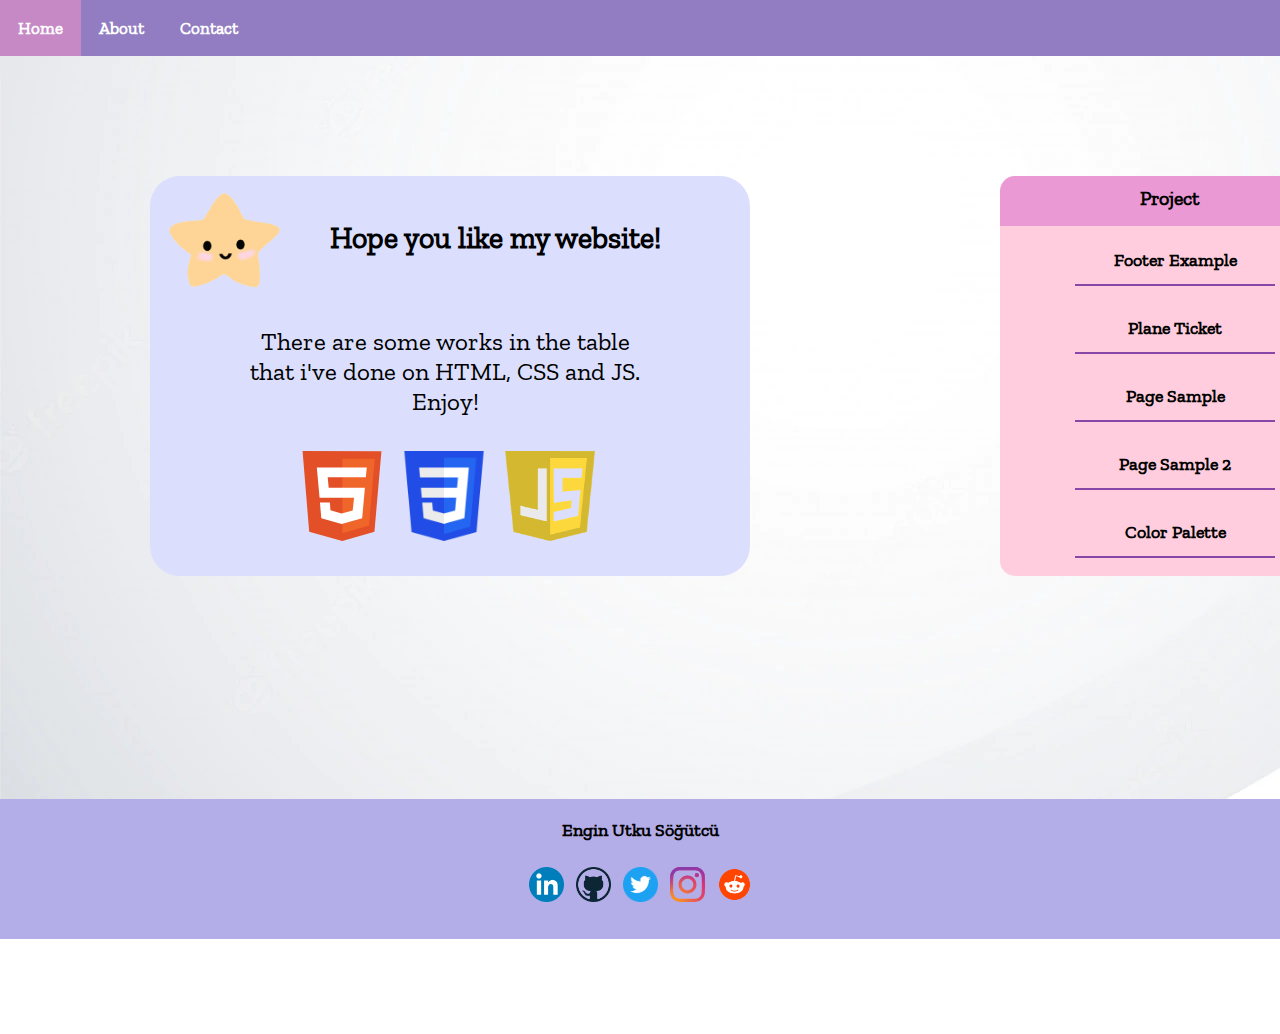
<file: index.html>
<!DOCTYPE html>
<html lang="en">
<head>
    <meta charset="UTF-8">
    <meta http-equiv="X-UA-Compatible" content="IE=edge">
    <meta name="viewport" content="width=device-width, initial-scale=1.0">
    <title>Document</title>
    <link rel="icon" href="img/cute.jpg" type="image/icon type">
    <link rel="stylesheet" href="index.css">
</head>
<style>
    @font-face {
        font-family: customfont;
        src: url(fonts/ZillaSlab.ttf);
    }
    body{
        background-image: url('img/indexbackground.webp');
        background-repeat: no-repeat;
        background-size: auto;
    }
</style>
<body>
    <div class="container">
        <div class="topnav">
            <a class="active" href="index.html">Home</a>
            <a href="#">About</a>
            <a href="contactpage.html">Contact</a>
        </div>
        <div class="left">
            <img class="star" src="img/cute.jpg">
            <p style="font-family: customfont; font-size: 30px ;color: #000; position: relative; left: 180px; bottom: 90px;"><b> Hope you like my website! </b></p>
            <p class="work"> There are some works in the table<br/> that i've done on HTML, CSS and JS. <br/><span>Enjoy!</span></p>
            <div style="position: relative; left: 147px; bottom: 40px;" class="logos">
                <img  style="width: 90px; height: 90px;" src="img/htmlogo.svg">&nbsp;&nbsp;
                <img  style="width: 90px; height: 90px;" src="img/csslogo.png">&nbsp;&nbsp;&nbsp;
                <img  style="width: 90px; height: 90px;" src="img/jslogo.png">
            </div>
        </div>
        <div class="right">
            <div class="tablehead">
                <p style="font-family: customfont; font-size: 20px; color: #000; position: relative; left: 140px; top: 10px;"><b> Project </b></p>
                <p style="font-family: customfont; font-size: 20px; color: #000; position: relative; left: 460px; bottom: 33px;"><b> Project Link </b></p>
            </div>
            <div class="table">
                <div class="projectnames">
                    <button class="projectbutton"> Footer Example </button><br/><br/>
                    <button class="projectbutton"> Plane Ticket </button><br/><br/>
                    <button class="projectbutton"> Page Sample </button><br/><br/>
                    <button class="projectbutton"> Page Sample 2 </button><br/><br/>
                    <button class="projectbutton"> Color Palette </button>
                </div>
                <div class="projectclick">
                    <input class="clickbutton" type="submit" value="Click me!" onclick="location.href='footer/footer.html';"/><br/><br/>
                    <input class="clickbutton" type="submit" value="Click me!" onclick="location.href='plane/plane.html';"/><br/><br/>
                    <input class="clickbutton" type="submit" value="Click me!" onclick="location.href='mountains/mountains.html';"/><br/><br/>
                    <input class="clickbutton" type="submit" value="Click me!" onclick="location.href='ps/ps.html';"/><br/><br/>
                    <input class="clickbutton" type="submit" value="Click me!" onclick="location.href='colorpalette/colorpalette.html';"/>
                </div>
            </div>
        </div>
        <div style="text-align: center;" class="footer">
            <p style="font-family: customfont; font-size: 18px; position: relative; top: 20px;"><b> Engin Utku Söğütcü </b></p><br/>
            <a href="https://www.linkedin.com/in/engin-utku-s%C3%B6%C4%9F%C3%BCtc%C3%BC-340898237/"><img style="width: 35px; height: 35px; position: relative; top:10px;" src="img/linkedin.webp"></a>&nbsp;&nbsp;
            <a href="https://github.com/enginutku"><img style="width: 35px; height: 35px; position: relative; top:10px;" src="img/githublogo.webp"></a>&nbsp;&nbsp;
            <a href="https://twitter.com/EnginUtkuuu"><img style="width: 35px; height: 35px; position: relative; top:10px;" src="img/twitterlogo.png"></a>&nbsp;&nbsp;
            <a href="https://www.instagram.com/utkuengin/"><img style="width: 35px; height: 35px; position: relative; top:10px;" src="img/instagramlogo.svg"></a>&nbsp;&nbsp;
            <a href="https://www.reddit.com"><img style="width: 35px; height: 35px; position: relative; top:10px;" src="img/redditlogo.png"></a>
        </div>
    </div>
</body>
</html>
</file>
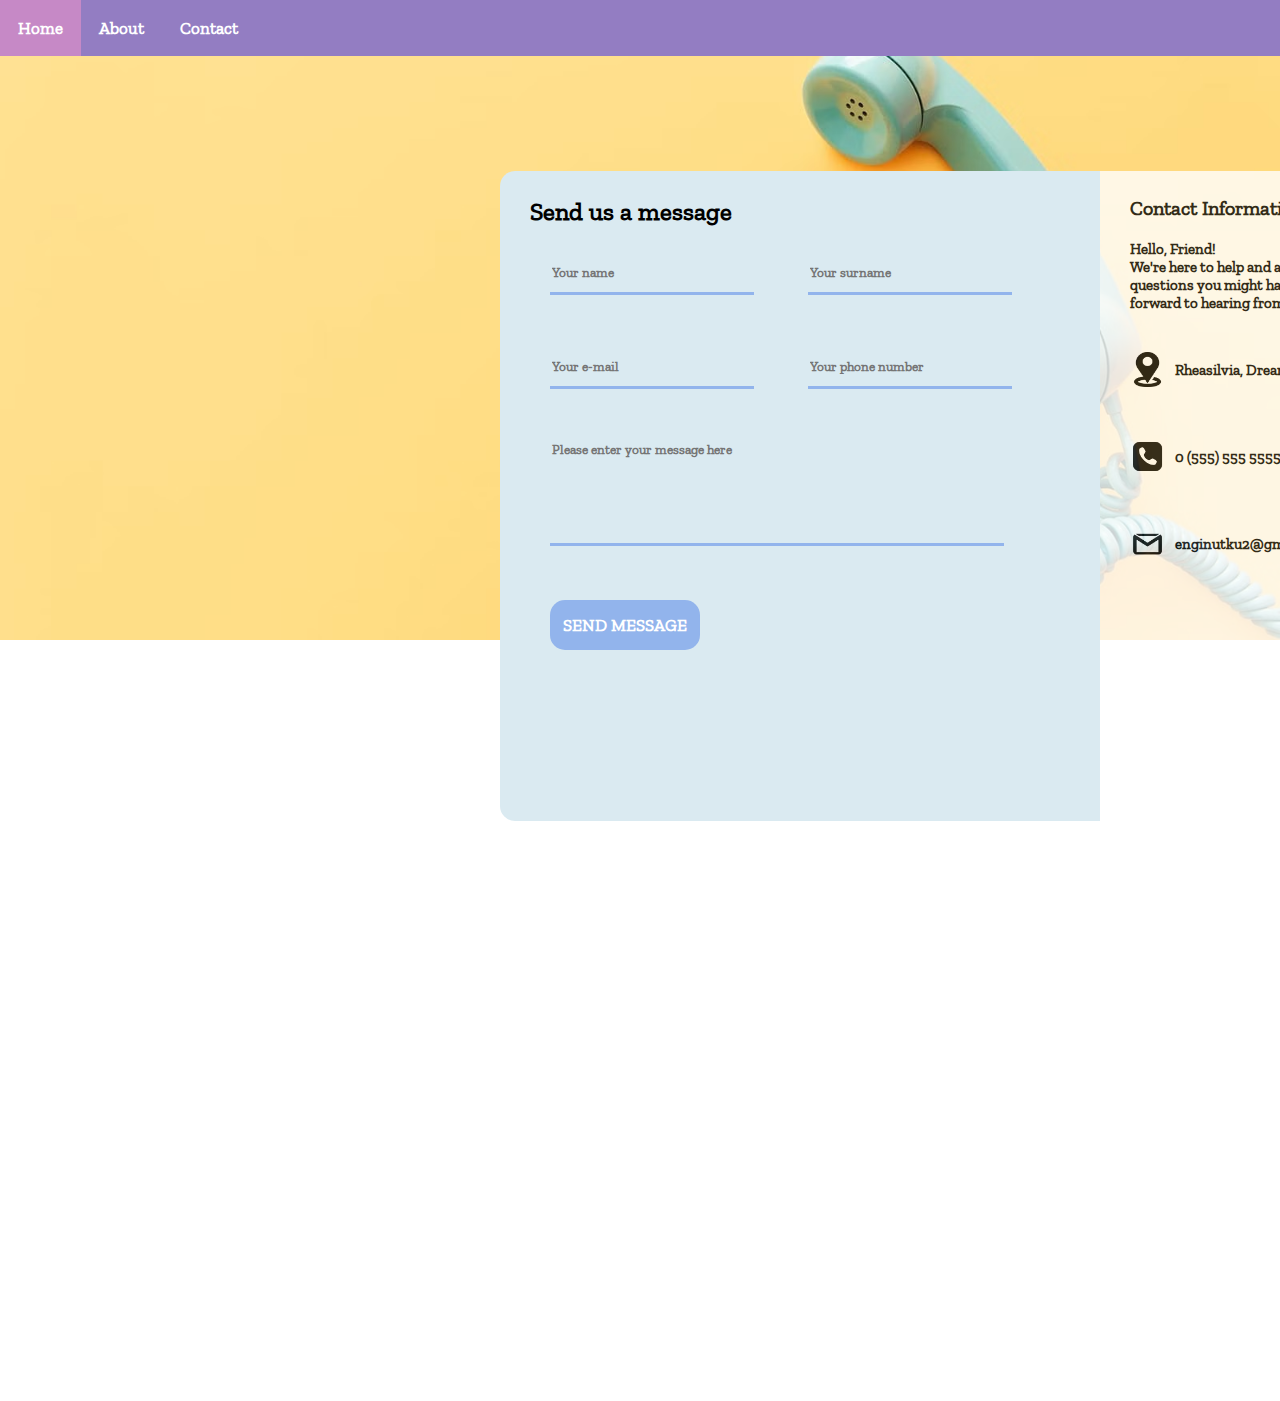
<file: contactpage.html>
<!DOCTYPE html>
<html lang="en">
  <head>
    <meta charset="UTF-8" />
    <meta http-equiv="X-UA-Compatible" content="IE=edge" />
    <meta name="viewport" content="width=device-width, initial-scale=1.0" />
    <title>Contact</title>
    <link rel="icon" href="img/contacticon.jpg" type="image/icon type" />
    <link rel="stylesheet" href="contactpage.css" />
  </head>
  <style>
    @font-face {
      font-family: customfont;
      src: url(fonts/ZillaSlab.ttf);
    }
    body {
      background-image: url("img/contactpagebackground.avif");
      background-repeat: no-repeat;
      background-size: 100%;
    }
  </style>
  <body>
    <div class="container">
      <div class="topnav">
        <a class="active" href="index.html">Home</a>
        <a href="#">About</a>
        <a href="contactpage.html">Contact</a>
      </div>

      <div class="sa">
        <div class="contactus">
          <p class="send">Send us a message</p>
          <input
            style="position: relative; left: 50px; top: 25px"
            type="text"
            class="text"
            placeholder="Your name"
          />
          <input
            style="position: relative; left: 100px; top: 25px"
            type="text"
            class="text"
            placeholder="Your surname"
          />
          <input
            style="position: relative; left: 50px; top: 75px"
            type="email"
            class="text"
            placeholder="Your e-mail"
          />
          <input
            style="position: relative; left: 100px; top: 75px"
            type="text"
            class="text"
            placeholder="Your phone number"
          />
          <textarea
            rows="4"
            cols="50"
            placeholder="Please enter your message here"
          ></textarea>
          <button class="sendmsg">SEND MESSAGE</button>
        </div>
        <div class="contactinfo">
          <p class="cntctinformation">Contact Information</p>
          <p class="friend">
            Hello, Friend!<br />
            We're here to help and answer any <br />questions you might have. We
            look <br />forward to hearing from you :)
          </p>
          <img class="icons" src="img/location.png" />
          <p class="infos">Rheasilvia, Dreaming City</p>
          <img class="icons" src="img/phone.png" />
          <p class="infos">0 (555) 555 5555</p>
          <img class="icons" src="img/mail.png" />
          <p class="infos">enginutku2@gmail.com</p>
        </div>
      </div>
    </div>
  </body>
</html>
</file>
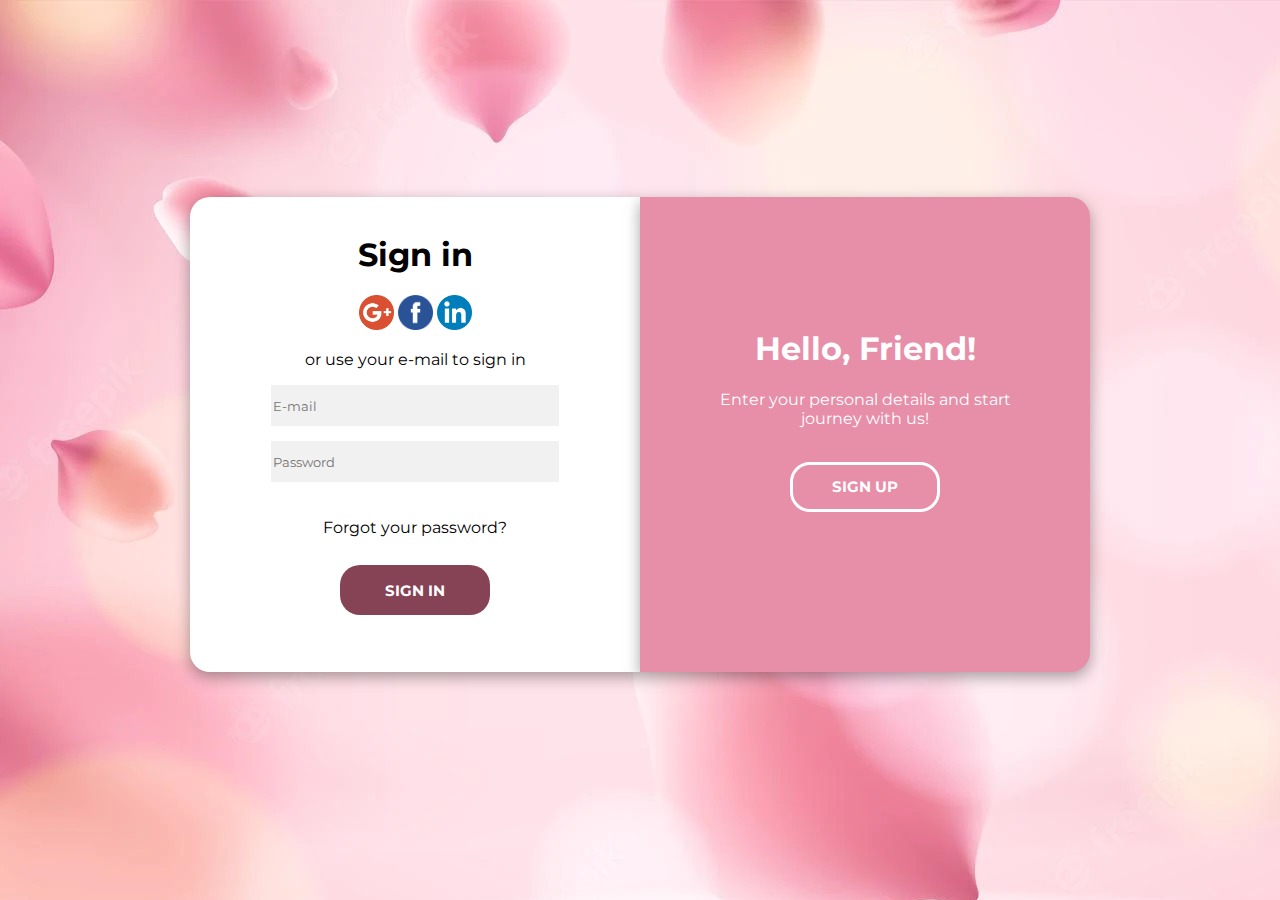
<file: login.html>
<!DOCTYPE html>
<html lang="en">
<head>
    <meta charset="UTF-8">
    <meta http-equiv="X-UA-Compatible" content="IE=edge">
    <meta name="viewport" content="width=device-width, initial-scale=1.0">
    <title>Login</title>
    <link rel="icon" href="img/Icons8-Windows-8-User-Interface-Login.ico" type="image/icon type">
    <link rel="stylesheet" href="login.css">
</head>
<style>
    body{
        background-image: url('img/signinpagebackground.webp');
        background-repeat: no-repeat;
        background-size: auto;
    }
</style>

<body>
    <center>
        <div class="container">
            <div class="signin">
                <form name="myfirstform" action="index.html">
                    <h1 style="font-family:'Montserrat'; margin-top: 1cm;">Sign in</h1>
                    <div class="social-container">
                        <a href="http://www.google.com"><img src="img/google.webp" width="35px" height="35px"></a>
                        <a href="http://www.facebook.com"><img src="img/facebook.png" width="35px" height="35px"></a>
                        <a href="http://www.linkedin.com"><img src="img/linkedin.webp" width="35px" height="35px"></a>
                    </div>
                    <p style="font-family:'Montserrat'">or use your e-mail to sign in</p>
                    <input style="font-family:'Montserrat'" class="email" type="email" id="exampleInputEmail1" placeholder="E-mail"><br/>
                    <input style="font-family:'Montserrat'" class="password" type="password" id="exampleInputPassword1" placeholder="Password"><br/><br/><br/>
                    <a href="javascript: reset()" style="text-decoration:none; font-family: 'Montserrat'; color:#000;">Forgot your password?</a><br/><br/>
                    <button class="signinbtn">SIGN IN</button>
                </form>
            </div>
            <div class="signup">
                <form action="signuppage.html">
                    <h1 style="color:#FFF; font-family:'Montserrat'; margin-top: 3.5cm;">Hello, Friend!</h1>
                    <p style="color:#FFF; font-family:'Montserrat'; "> Enter your personal details and start<br/>journey with us!</p><br/>
                    <button class="signupbtn"> SIGN UP </button>
                </form>
            </div>
        </div>
    </center>
    
<script text="text/javascript" language="javascript">
    "use strict";
    var fEnter = document.forms["myfirstform"];
    var email = fEnter.elements["exampleInputEmail1"];
    var password = fEnter.elements["exampleInputPassword1"];

    fEnter.onsubmit = function(){
        if(password.value.length < 6){
            alert("Password must be at least 6 characters long");
            password.focus();
            return false;
        }
        if(email.value == ""){
            alert("E-mail address is required");
            email.focus();
            return false;
        }
        if(password.value == ""){
            alert("Password cannot be empty.");
            password.focus();
            return false;
        }
        else{
            alert("Success!");
        }
        return true;
    }
</script>
<script text="text/javascript" language="javascript">
    function reset(){
        prompt("Enter your e-mail and we will send you a reset link")
    }
</script>
</body>
</html>
</file>
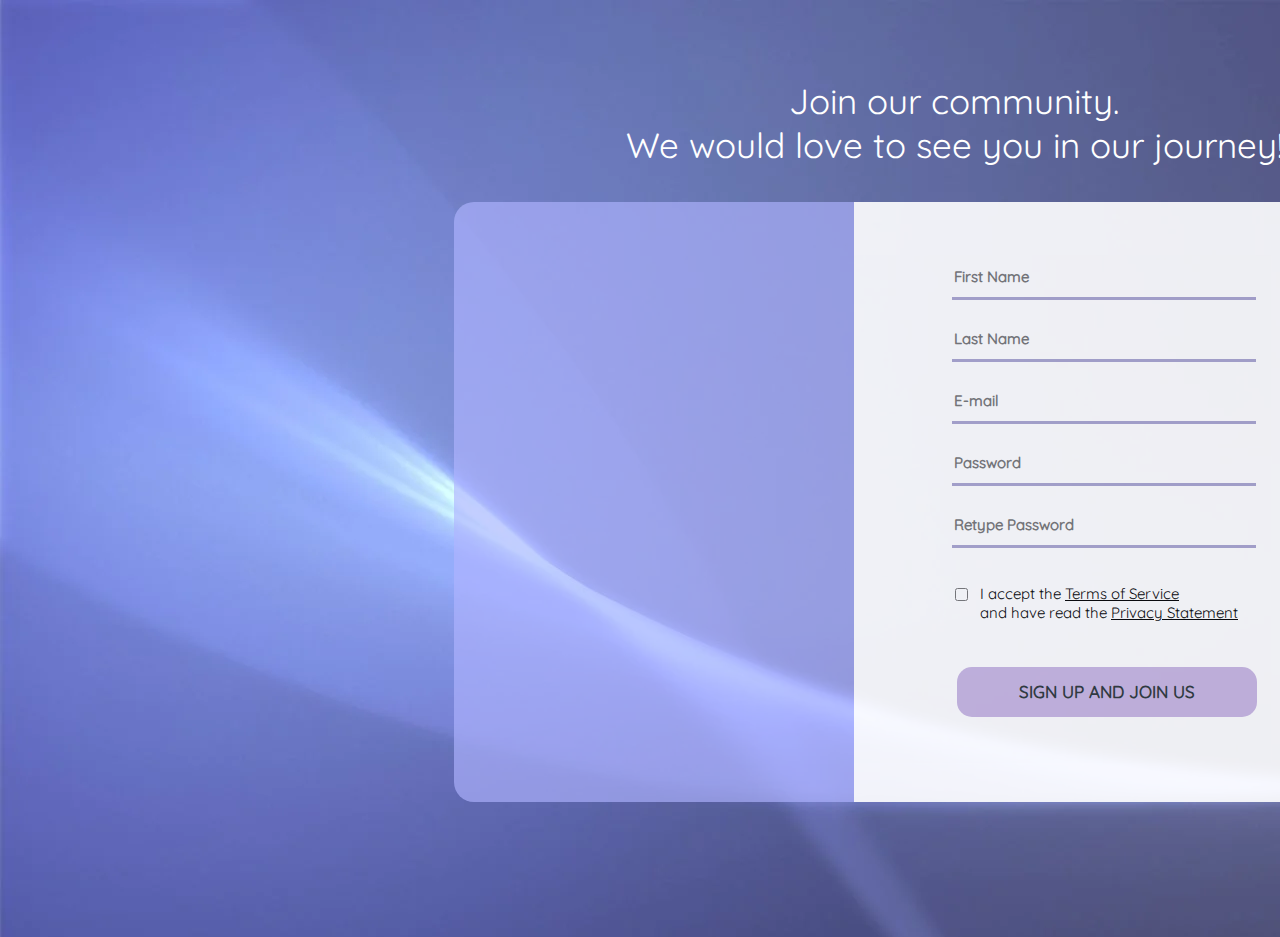
<file: signuppage.html>
<!DOCTYPE html>
<html lang="en">
<head>
    <meta charset="UTF-8">
    <meta http-equiv="X-UA-Compatible" content="IE=edge">
    <meta name="viewport" content="width=device-width, initial-scale=1.0">
    <title>SignUp</title>
    <link rel="icon" href="img/hadi.png" type="image/icon type">
    <link rel="stylesheet" href="signuppage.css">
</head>
<style>
    body{
        background-image: url('img/signuppagebackground.webp');
        background-repeat: no-repeat;
        background-size: auto;
    }
    @font-face {
        font-family: customfont;
        src: url(fonts/Quicksand.ttf);
      }
</style>
<body>
    <center>
        <br/><br/>
        <div class="container">
            <p style="font-family: customfont; color: #FFF; font-size: 35px;"> Join our community.<br/> We would love to see you in our journey! </p>
        <div class="left">

        </div>
        <div class="right">
            <br/><br/><br/>
            <input style="font-family: customfont" class="text" type="text" placeholder="First Name"><br/><br/>
            <input style="font-family: customfont" class="text" type="text" placeholder="Last Name"><br/><br/>
            <input style="font-family: customfont" class="text" type="email" placeholder="E-mail"><br/><br/>
            <input style="font-family: customfont" class="text" type="password" placeholder="Password"><br/><br/>
            <input style="font-family: customfont" class="text" type="password" placeholder="Retype Password"><br/><br/><br/>
            <input type="checkbox" id="terms">
            <label class="terms" for="terms"> I accept the <a style="color: #000" href="#">Terms of Service</a><br/>and have read the <a style="color: #000" href="#">Privacy Statement</a> </label>
            <button class="signupbutton"> SIGN UP AND JOIN US </button>
        </div>
        </div>
    </center>
</body>
</html>
</file>
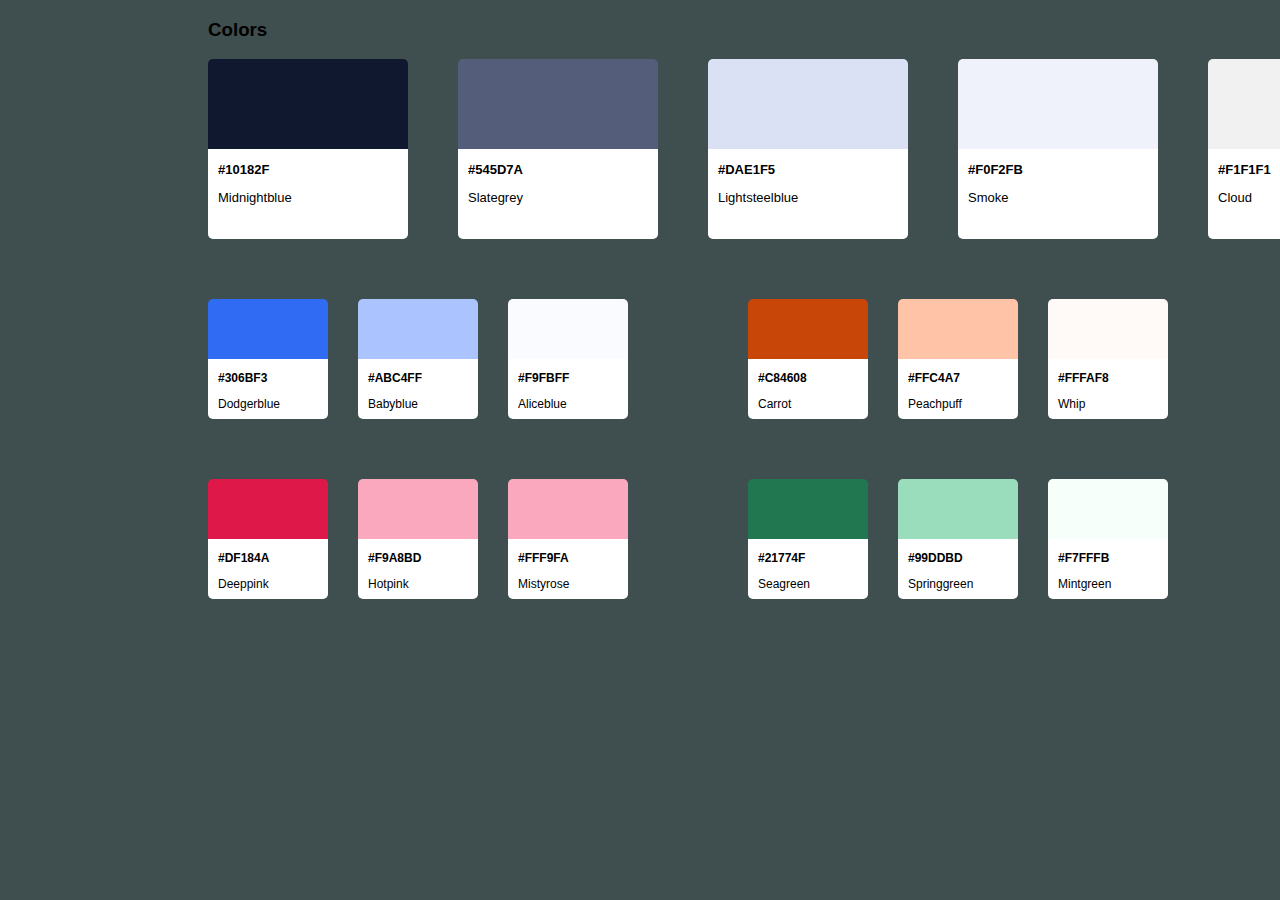
<file: colorpalette/colorpalette.html>
<!DOCTYPE html>
<html lang="en">
<head>
    <meta charset="UTF-8">
    <meta http-equiv="X-UA-Compatible" content="IE=edge">
    <meta name="viewport" content="width=device-width, initial-scale=1.0">
    <meta http-equiv="Content-Type" content="text/html; charset=utf-8" />
    <link rel="stylesheet" href="colorpalette.css" type="text/css" />
    <title>ColorPalette</title>
</head>
<body style="background-color: #3F4E4F">
    <h3 style="font-family:Arial, Helvetica, sans-serif; margin-left:200px;"> Colors </h3>
    <div class="section1">
        <div class="midnightblue"></div>
        <div class="slategrey"></div>
        <div class="lightsteelblue"></div>
        <div class="smoke"></div>
        <div class="cloud"></div>
    </div>
    <div class="section1">
        <div class="bottom">
            <p style="font-size:13px"><b> #10182F </b></p>
            <p style="font-size:13px"> Midnightblue </p>
        </div>
        <div class="bottom" style="margin-left:50px">
            <p style="font-size:13px"><b> #545D7A </b></p>
            <p style="font-size:13px"> Slategrey </p>
        </div>
        <div class="bottom" style="margin-left:50px">
            <p style="font-size:13px"><b> #DAE1F5 </b></p>
            <p style="font-size:13px"> Lightsteelblue </p>
        </div>
        <div class="bottom" style="margin-left:50px">
            <p style="font-size:13px"><b> #F0F2FB </b></p>
            <p style="font-size:13px"> Smoke </p>
        </div>
        <div class="bottom" style="margin-left:50px">
            <p style="font-size:13px"><b> #F1F1F1 </b></p>
            <p style="font-size:13px"> Cloud </p>
        </div>
    </div>
    <div class="section1">
        <div class="dodgerblue"></div>
        <div class="babyblue"></div>
        <div class="aliceblue"></div>
        <div class="carrot"></div>
        <div class="peachpuff"></div>
        <div class="whip"></div>
    </div>
    <div class="section1">
        <div class="littlebottom">
            <p style="font-size:12px"><b> #306BF3 </b></p>
            <p style="font-size:12px"> Dodgerblue </p>
        </div>
        <div class="littlebottom" style="margin-left:30px">
            <p style="font-size:12px"><b> #ABC4FF </b></p>
            <p style="font-size:12px"> Babyblue </p>
        </div>
        <div class="littlebottom" style="margin-left:30px">
            <p style="font-size:12px"><b> #F9FBFF </b></p>
            <p style="font-size:12px"> Aliceblue </p>
        </div>
        <div class="littlebottom" style="margin-left:120px">
            <p style="font-size:12px"><b> #C84608 </b></p>
            <p style="font-size:12px"> Carrot </p>
        </div>
        <div class="littlebottom" style="margin-left:30px">
            <p style="font-size:12px"><b> #FFC4A7 </b></p>
            <p style="font-size:12px"> Peachpuff </p>
        </div>
        <div class="littlebottom" style="margin-left:30px">
            <p style="font-size:12px"><b> #FFFAF8 </b></p>
            <p style="font-size:12px"> Whip </p>
        </div>
    </div>
    <div class="section1">
        <div class="deeppink"></div>
        <div class="hotpink"></div>
        <div class="mistyrose"></div>
        <div class="seagreen"></div>
        <div class="springgreen"></div>
        <div class="mintgreen"></div>
    </div>
    <div class="section1">
        <div class="littlebottom">
            <p style="font-size:12px"><b> #DF184A </b></p>
            <p style="font-size:12px"> Deeppink </p>
        </div>
        <div class="littlebottom" style="margin-left:30px">
            <p style="font-size:12px"><b> #F9A8BD </b></p>
            <p style="font-size:12px"> Hotpink </p>
        </div>
        <div class="littlebottom" style="margin-left:30px">
            <p style="font-size:12px"><b> #FFF9FA </b></p>
            <p style="font-size:12px"> Mistyrose </p>
        </div>
        <div class="littlebottom" style="margin-left:120px">
            <p style="font-size:12px"><b> #21774F </b></p>
            <p style="font-size:12px"> Seagreen </p>
        </div>
        <div class="littlebottom" style="margin-left:30px">
            <p style="font-size:12px"><b> #99DDBD </b></p>
            <p style="font-size:12px"> Springgreen </p>
        </div>
        <div class="littlebottom" style="margin-left:30px">
            <p style="font-size:12px"><b> #F7FFFB </b></p>
            <p style="font-size:12px"> Mintgreen </p>
        </div>
    </div>
</body>
</html>
</file>
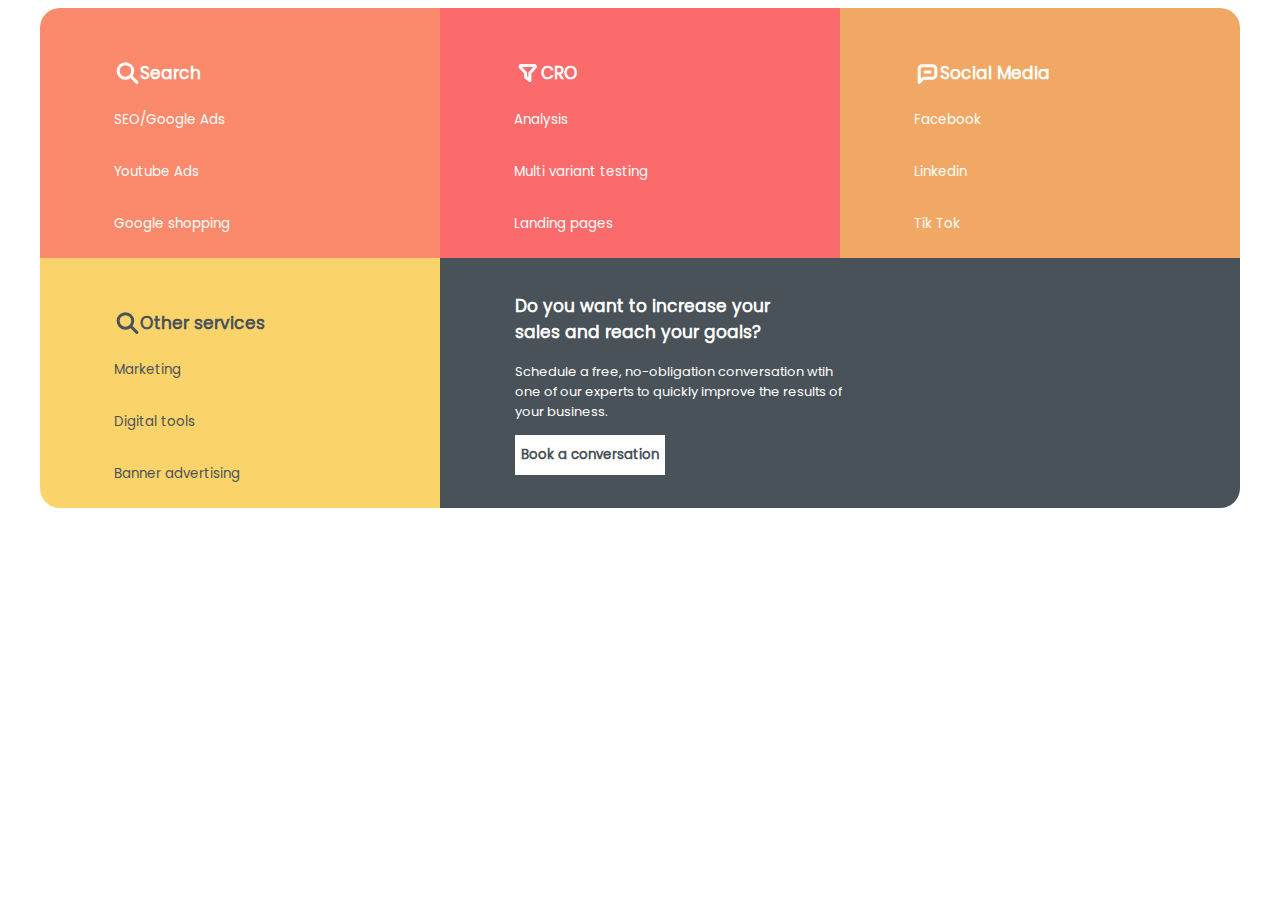
<file: footer/footer.html>
<!DOCTYPE html>
<html lang="en">
  <head>
    <meta charset="UTF-8" />
    <meta http-equiv="X-UA-Compatible" content="IE=edge" />
    <meta name="viewport" content="width=device-width, initial-scale=1.0" />
    <meta http-equiv="Content-Type" content="text/html; charset=utf-8" />
    <link rel="stylesheet" href="footer.css" type="text/css" />
  </head>

  <body>
    <style>
      @font-face {
        font-family: customfont;
        src: url(fonts/Poppins-Regular.ttf);
      }
    </style>
    <center>
      <div class="container">
        <div class="topleft">
          <br />
          <div class="image">
            <img src="./topleft.svg" />
            <p style="font-family: customfont; font-size: 17px; color: #fff">
              <b>Search</b>
            </p>
            <br />
          </div>

          <button class="custom-btn">SEO/Google Ads</button><br /><br />
          <button class="custom-btn">Youtube Ads</button><br /><br />
          <button class="custom-btn">Google shopping</button>
        </div>
        <div class="topmiddle">
          <br />
          <div class="image">
            <img src="./topmid.svg" />
            <p style="font-family: customfont; font-size: 17px; color: #fff">
              <b>CRO</b>
            </p>
            <br />
          </div>
          <button class="custom-btn1">Analysis</button><br /><br />
          <button class="custom-btn1">Multi variant testing</button><br /><br />
          <button class="custom-btn1">Landing pages</button>
        </div>
        <div class="topright">
          <br />
          <div class="image">
            <img src="./topright.svg" />
            <p style="font-family: customfont; font-size: 17px; color: #fff">
              <b>Social Media</b>
            </p>
            <br />
          </div>
          <form action="https://www.facebook.com" target="_blank">
            <button class="custom-btn2">Facebook</button><br /><br />
          </form>
          <form action="https://www.linkedin.com" target="_blank">
            <button class="custom-btn2">Linkedin</button><br /><br />
          </form>
          <form action="https://www.tiktok.com" target="_blank">
            <button class="custom-btn2">Tik Tok</button>
          </form>
        </div>
      </div>
      <div class="container">
        <div class="bottomleft">
          <br />
          <div class="image">
            <img src="./bottomleft.svg" />
            <p style="font-family: customfont; font-size: 17px; color: #485258">
              <b>Other services</b>
            </p>
            <br />
          </div>
          <button class="custom-btn3">Marketing</button><br /><br />
          <button class="custom-btn3">Digital tools</button><br /><br />
          <button class="custom-btn3">Banner advertising</button>
        </div>
        <div class="bottomright">
          <br />
          <p class="paragraph" style="font-size: 17px">
            <b
              >Do you want to increase your <br />
              sales and reach your goals?</b
            >
          </p>
          <p class="paragraph" style="font-size: 13px">
            Schedule a free, no-obligation conversation wtih<br />one of our
            experts to quickly improve the results of<br />your business.
          </p>
          <button class="btn"><b>Book a conversation</b></button>
        </div>
      </div>
    </center>
  </body>
</html>
</file>
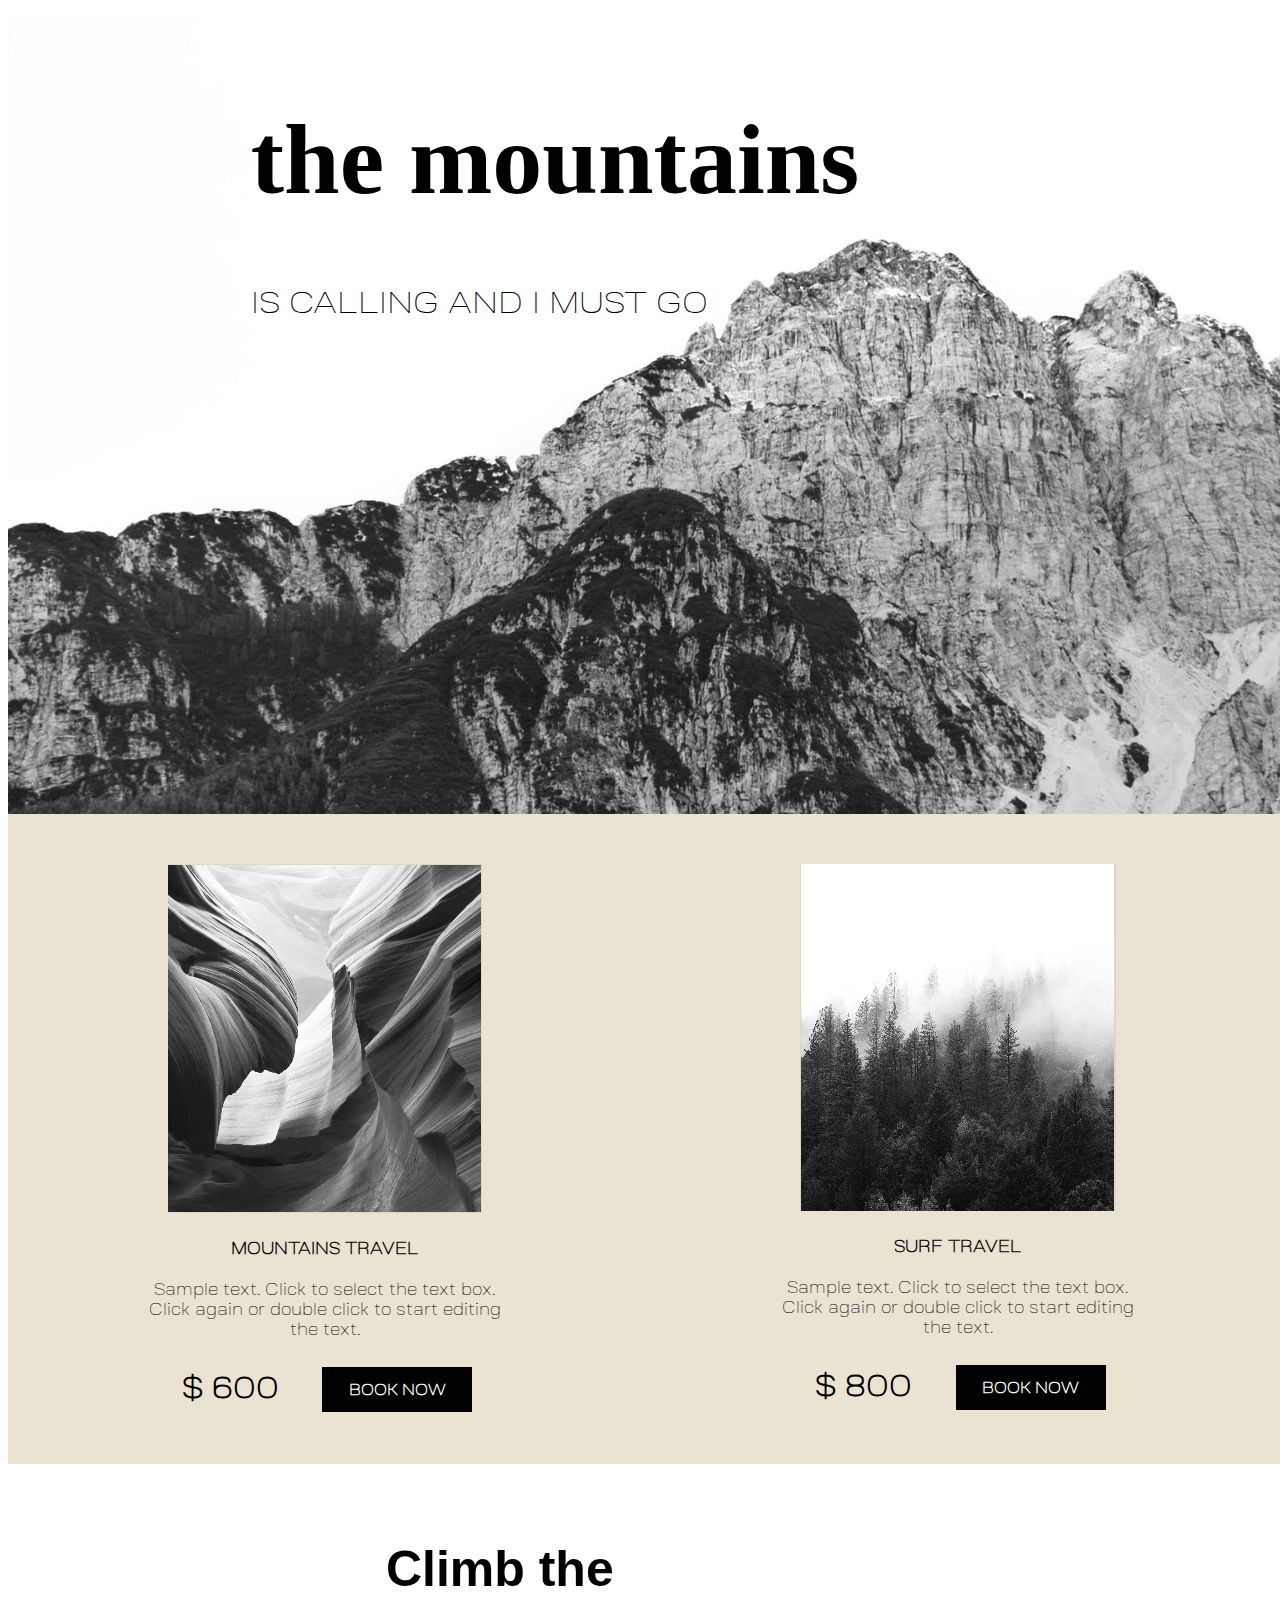
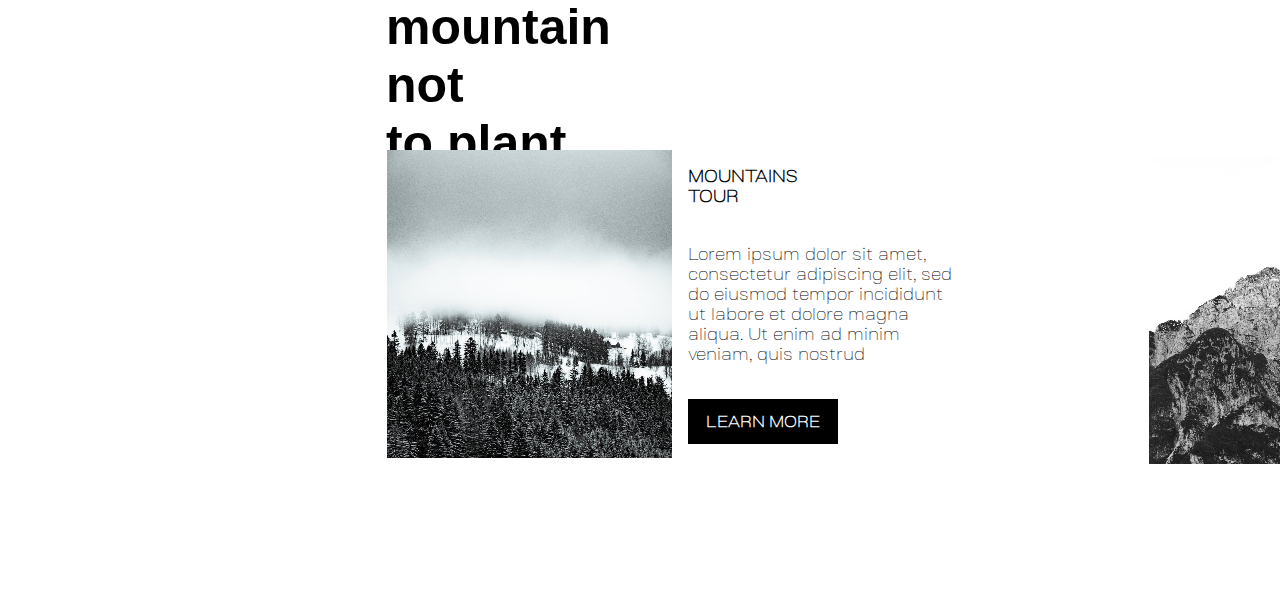
<file: mountains/mountains.html>
<!DOCTYPE html>
<html lang="en">
  <head>
    <meta charset="UTF-8" />
    <meta http-equiv="X-UA-Compatible" content="IE=edge" />
    <meta name="viewport" content="width=device-width, initial-scale=1.0" />
    <title>Mountains</title>
    <link rel="icon" href="img/icon.png" type="image/icon type" />
    <link rel="stylesheet" href="mountains.css" />
  </head>
  <style>
    @font-face {
      font-family: "Ruberoid";
      src: url(fonts/Ruberoid\ Ultra\ Light.otf);
    }
  </style>
  <body>
    <div class="container">
      <img src="img/mountain.PNG" />
      <div class="mountain">
        <h1>the mountains</h1>
        <div class="call">
          <p>IS CALLING AND I MUST GO</p>
        </div>
      </div>
      <div class="container2">
        <div class="column">
          <img src="img/mountaintravel.PNG" />
          <h4>MOUNTAINS TRAVEL</h4>
          <p>
            Sample text. Click to select the text box. <br />Click again or
            double click to start editing<br />
            the text.
          </p>
          <p style="font-size: 30px; margin-right: 5cm"><b> $ 600 </b></p>
          <div class="booknow">
            <button class="bookbtn">BOOK NOW</button>
          </div>
        </div>
        <div class="column">
          <img src="img/surftravel.PNG" />
          <h4>SURF TRAVEL</h4>
          <p>
            Sample text. Click to select the text box. <br />Click again or
            double click to start editing<br />
            the text.
          </p>
          <p style="font-size: 30px; margin-right: 5cm"><b> $ 800 </b></p>
          <div class="booknow">
            <button class="bookbtn">BOOK NOW</button>
          </div>
        </div>
        <div class="column">
          <img src="img/oceantravel.PNG" />
          <h4>OCEAN TRAVEL</h4>
          <p>
            Sample text. Click to select the text box. <br />Click again or
            double click to start editing<br />
            the text.
          </p>
          <p style="font-size: 30px; margin-right: 5cm"><b> $ 700 </b></p>
          <div class="booknow">
            <button class="bookbtn">BOOK NOW</button>
          </div>
        </div>
      </div>
      <div class="container3">
        <div class="column2">
          <h1
            style="
              font-family: Arial, Helvetica, sans-serif;
              font-size: 50px;
              margin-left: 10cm;
              margin-top: 1cm;
            "
          >
            Climb the mountain not <br />
            to plant your flag
          </h1>
          <img
            style="margin-left: 10cm; position: relative; bottom: 3cm"
            src="img/mountainstour.PNG"
          />
        </div>
        <div class="column3">
          <h4 style="margin-top: 5.5cm">MOUNTAINS <br />TOUR</h4>
          <p style="margin-top: 5.5cm; position: relative; bottom: 4.5cm">
            Lorem ipsum dolor sit amet,<br />
            consectetur adipiscing elit, sed<br />
            do eiusmod tempor incididunt<br />
            ut labore et dolore magna<br />
            aliqua. Ut enim ad minim<br />
            veniam, quis nostrud
          </p>
          <button class="learn" style="position: relative; bottom: 4cm">
            LEARN MORE
          </button>
        </div>
        <div class="column4">
          <img
            style="float: left; position: relative; left: 0.025cm; top: 7.7cm"
            src="img/climbthemountain.PNG"
          />
        </div>
        <div class="column3">
          <h4 style="margin-top: 5.5cm">CLIMB THE <br />MOUNTAIN</h4>
          <p style="margin-top: 5.5cm; position: relative; bottom: 4.5cm">
            Lorem ipsum dolor sit amet,<br />
            consectetur adipiscing elit, sed<br />
            do eiusmod tempor incididunt<br />
            ut labore et dolore magna<br />
            aliqua. Ut enim ad minim<br />
            veniam, quis nostrud
          </p>
          <button class="learn" style="position: relative; bottom: 4cm">
            LEARN MORE
          </button>
        </div>
      </div>
    </div>
  </body>
</html>
</file>
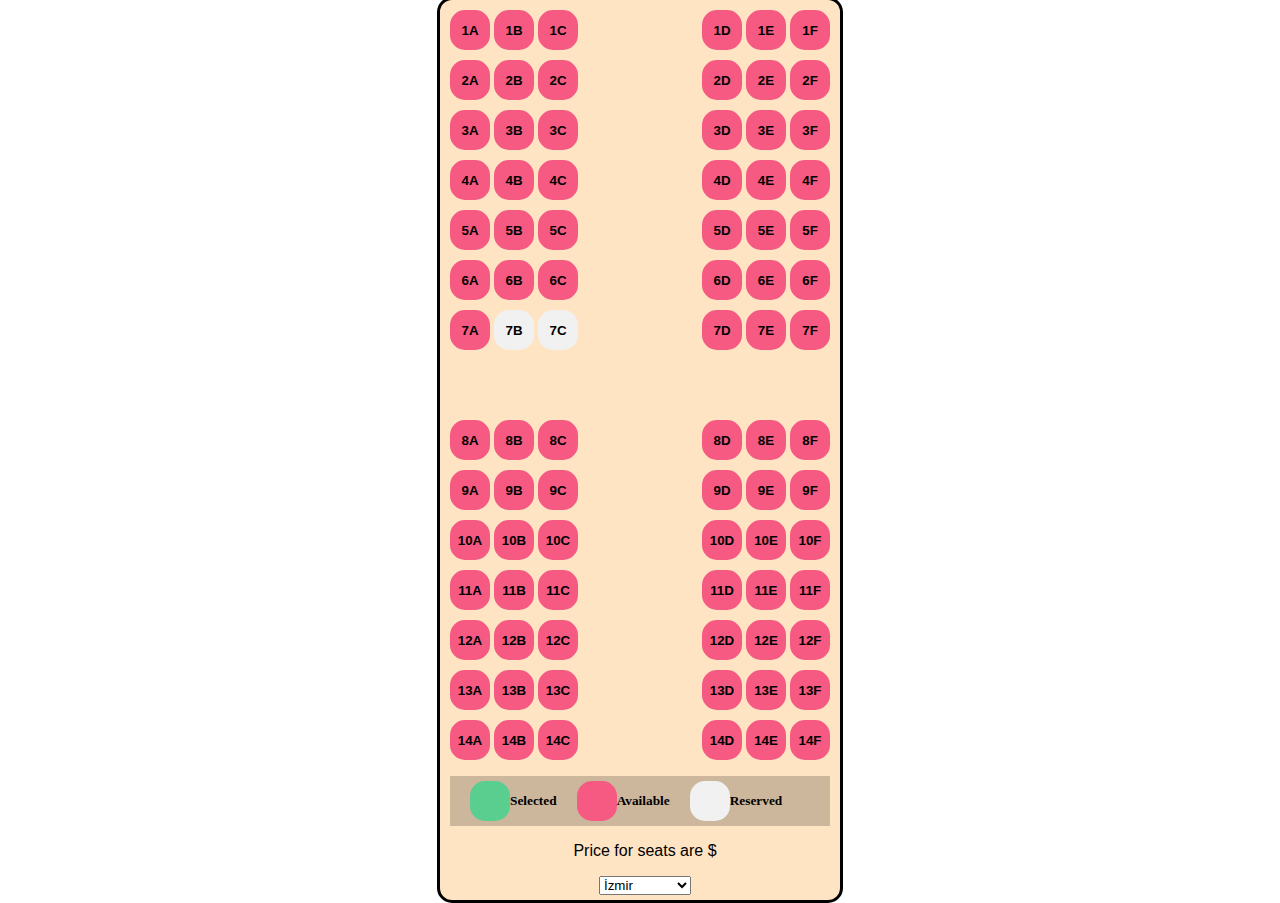
<file: plane/plane.html>
<!DOCTYPE html>
<html lang="en">
  <head>
    <meta charset="UTF-8" />
    <meta http-equiv="X-UA-Compatible" content="IE=edge" />
    <meta name="viewport" content="width=device-width, initial-scale=1.0" />
    <title>PlaneTicket</title>
    <link rel="icon" href="img/planeicon.jpg" type="image/icon type" />
    <link rel="stylesheet" href="plane.css" />
    <script src="jquery.js"></script>
  </head>
  <body>
    <div class="plane" style="background-color: bisque">
      <div style="margin-left: 10px">
        <div style="margin-top: 10px" class="firstrow">
          <button id="seat" class="seat special">1A</button>
          <button id="seat" class="seat">1B</button>
          <button id="seat" class="seat" style="margin-right: 120px">1C</button>
          <button id="seat" class="seat">1D</button>
          <button id="seat" class="seat">1E</button>
          <button id="seat" class="seat special">1F</button>
        </div>
        <div style="margin-top: 10px" class="secondrow">
          <button id="seat" class="seat special">2A</button>
          <button id="seat" class="seat">2B</button>
          <button id="seat" class="seat" style="margin-right: 120px">2C</button>
          <button id="seat" class="seat">2D</button>
          <button id="seat" class="seat">2E</button>
          <button id="seat" class="seat special">2F</button>
        </div>
        <div style="margin-top: 10px" class="thirdrow">
          <button id="seat" class="seat special">3A</button>
          <button id="seat" class="seat">3B</button>
          <button id="seat" class="seat" style="margin-right: 120px">3C</button>
          <button id="seat" class="seat">3D</button>
          <button id="seat" class="seat">3E</button>
          <button id="seat" class="seat special">3F</button>
        </div>
        <div style="margin-top: 10px" class="fourthrow">
          <button id="seat" class="seat special">4A</button>
          <button id="seat" class="seat">4B</button>
          <button id="seat" class="seat" style="margin-right: 120px">4C</button>
          <button id="seat" class="seat">4D</button>
          <button id="seat" class="seat">4E</button>
          <button id="seat" class="seat special">4F</button>
        </div>
        <div style="margin-top: 10px" class="fifthrow">
          <button id="seat" class="seat special">5A</button>
          <button id="seat" class="seat">5B</button>
          <button id="seat" class="seat" style="margin-right: 120px">5C</button>
          <button id="seat" class="seat">5D</button>
          <button id="seat" class="seat">5E</button>
          <button id="seat" class="seat special">5F</button>
        </div>
        <div style="margin-top: 10px" class="sixthrow">
          <button id="seat" class="seat special">6A</button>
          <button id="seat" class="seat">6B</button>
          <button id="seat" class="seat" style="margin-right: 120px">6C</button>
          <button id="seat" class="seat">6D</button>
          <button id="seat" class="seat">6E</button>
          <button id="seat" class="seat special">6F</button>
        </div>
        <div style="margin-top: 10px" class="seventhrow">
          <button id="seat" class="seat special">7A</button>
          <button id="seat" class="seat reserved">7B</button>
          <button id="seat" class="seat reserved" style="margin-right: 120px">
            7C
          </button>
          <button id="seat" class="seat">7D</button>
          <button id="seat" class="seat">7E</button>
          <button id="seat" class="seat special">7F</button>
        </div>
        <div style="margin-top: 70px" class="eighthrow">
          <button id="seat" class="seat special">8A</button>
          <button id="seat" class="seat">8B</button>
          <button id="seat" class="seat" style="margin-right: 120px">8C</button>
          <button id="seat" class="seat">8D</button>
          <button id="seat" class="seat">8E</button>
          <button id="seat" class="seat special">8F</button>
        </div>
        <div style="margin-top: 10px" class="ninethrow">
          <button id="seat" class="seat special">9A</button>
          <button id="seat" class="seat">9B</button>
          <button id="seat" class="seat" style="margin-right: 120px">9C</button>
          <button id="seat" class="seat">9D</button>
          <button id="seat" class="seat">9E</button>
          <button id="seat" class="seat special">9F</button>
        </div>
        <div style="margin-top: 10px" class="tenthrow">
          <button id="seat" class="seat special">10A</button>
          <button id="seat" class="seat">10B</button>
          <button id="seat" class="seat" style="margin-right: 120px">
            10C
          </button>
          <button id="seat" class="seat">10D</button>
          <button id="seat" class="seat">10E</button>
          <button id="seat" class="seat special">10F</button>
        </div>
        <div style="margin-top: 10px" class="eleventhrow">
          <button id="seat" class="seat special">11A</button>
          <button id="seat" class="seat">11B</button>
          <button id="seat" class="seat" style="margin-right: 120px">
            11C
          </button>
          <button id="seat" class="seat">11D</button>
          <button id="seat" class="seat">11E</button>
          <button id="seat" class="seat special">11F</button>
        </div>
        <div style="margin-top: 10px" class="twelfthrow">
          <button id="seat" class="seat special">12A</button>
          <button id="seat" class="seat">12B</button>
          <button id="seat" class="seat" style="margin-right: 120px">
            12C
          </button>
          <button id="seat" class="seat">12D</button>
          <button id="seat" class="seat">12E</button>
          <button id="seat" class="seat special">12F</button>
        </div>
        <div style="margin-top: 10px" class="thirteenthrow">
          <button id="seat" class="seat special">13A</button>
          <button id="seat" class="seat">13B</button>
          <button id="seat" class="seat" style="margin-right: 120px">
            13C
          </button>
          <button id="seat" class="seat">13D</button>
          <button id="seat" class="seat">13E</button>
          <button id="seat" class="seat special">13F</button>
        </div>
        <div style="margin-top: 10px" class="fourteenthrow">
          <button id="seat" class="seat special">14A</button>
          <button id="seat" class="seat">14B</button>
          <button id="seat" class="seat" style="margin-right: 120px">
            14C
          </button>
          <button id="seat" class="seat">14D</button>
          <button id="seat" class="seat">14E</button>
          <button id="seat" class="seat special">14F</button>
        </div>

        <ul class="info">
          <li>
            <div class="picked"></div>
            <small> Selected </small>
          </li>
          <li>
            <div class="notpicked"></div>
            <small> Available </small>
          </li>
          <li>
            <div class="alreadypicked"></div>
            <small> Reserved </small>
          </li>
        </ul>

        <p
          class="text"
          style="text-align: center; font-family: Arial, Helvetica, sans-serif"
        >
          Price for <span id="count"></span> seats are $<span
            id="amount"
          ></span>
        </p>

        <div class="city-list" style="text-align: center">
          <select name="" id="city">
            <option disabled>Choose city</option>
            <option value="0">İzmir</option>
            <option value="1">İstanbul</option>
            <option value="2">Ankara</option>
          </select>
        </div>
        <!-- <div class="city-list" style="text-align: center">
          <select name="" id="city">
            <option disabled>Choose city</option>
            <option value="20">İzmir</option>
            <option value="25">İstanbul</option>
            <option value="30">Ankara</option>
          </select>
        </div> -->
      </div>
    </div>
    <script src="plane.js"></script>
  </body>
</html>
</file>
<file: index.css>
html,body{
    width: 100%;
    margin: 0px;
    padding: 0px;
    overflow-x: hidden;
    position: fixed;
}
.container{
    width: 100%;
    height: 100%;
}
.topnav {
    background-color: #937DC2;
    overflow: hidden;
}
  .topnav a {
    float: left;
    color: #FFF;
    text-align: center;
    padding: 18px 18px;
    text-decoration: none;
    font-size: 17px;
    font-family: customfont;
    font-weight: bold;
}
  .topnav a:hover {
    background-color: #DDD;
    color: black;
}
  .topnav a.active {
    background-color: #C689C6;
    color: white;
}
.left{
    width: 600px;
    height: 400px;
    background-color: #DBDFFD;
    border-radius: 30px;
    position: relative;
    top: 120px;
    left: 150px;
}
.star{
    width: 120px;
    height: 100px;
    position: relative;
    left: 15px;
    top: 15px;
}
.star:hover{
    box-shadow: 5px 5px 5px #FFE6AB;
}
.work{
    text-align: center;
    font-family: customfont;
    font-size: 25px;
    position: relative;
    right: 5px;
    bottom: 50px;
}
span:hover{
    color: #7A0BC0;
}
.tablehead{
    width: 700px;
    height: 50px;
    background-color: #EA99D5;
    border-radius: 15px 15px 0px 0px;
    position: relative;
    left: 1000px;
    bottom: 300px;
}
.table{
    width: 700px;
    height: 350px;
    background-color: #FFCDDD;
    border-radius: 0px 0px 15px 15px;
    position: relative;
    left: 1000px;
    bottom: 300px;
}
.projectbutton{
    width: 200px;
    height: 50px;
    font-family: customfont;
    font-size: 18px;
    font-weight: bold;
    color: #000;
    background-color: transparent;
    border: none;
    border-bottom: 2px solid #8946A6;
    position: relative;
    left: 75px;
    top: 10px;
}
.clickbutton{
    width: 150px;
    height: 50px;
    font-family: customfont;
    font-size: 18px;
    font-weight: bold;
    color: #000;
    background-color: transparent;
    border: none;
    border-bottom: 2px solid #8946A6;
    cursor: pointer;
    position: relative;
    left: 435px;
    bottom: 312.5px;
}
.clickbutton:hover{
    background-color: #F4BEEE;
    border: 2px solid #8946A6;
}
.footer{
    width: 100%;
    height: 140px;
    background-color: #B4AEE8;
    position: relative;
    bottom: 95px;
}
</file>
<file: contactpage.css>
html,
body {
    width: 100%;
    margin: 0px;
    padding: 0px;
    overflow-x: hidden;
    position: fixed;
}

.container {
    width: 100%;
    height: 100%;
}

.topnav {
    background-color: #937DC2;
    overflow: hidden;
}

.topnav a {
    float: left;
    color: #FFF;
    text-align: center;
    padding: 18px 18px;
    text-decoration: none;
    font-size: 17px;
    font-family: customfont;
    font-weight: bold;
}

.topnav a:hover {
    background-color: #DDD;
    color: black;
}

.topnav a.active {
    background-color: #C689C6;
    color: white;
}

.contactus {
    width: 600px;
    height: 650px;
    background-color: #DAEAF1;
    position: relative;
    top: 90px;
    left: 500px;
    border-radius: 15px 0px 0px 15px;
}

.contactinfo {
    width: 300px;
    height: 650px;
    background-color: #FFF;
    position: relative;
    bottom: 580px;
    left: 1100px;
    opacity: 0.8;
    border-radius: 0px 15px 15px 0px;
}

.send {
    font-size: 25px;
    font-weight: bold;
    color: #000;
    font-family: customfont;
    position: relative;
    top: 25px;
    left: 30px;
}

.text {
    width: 200px;
    height: 39px;
    background-color: transparent;
    border: none;
    border-bottom: solid 3px #92B4EC;
    text-align: left;
    position: relative;
    font-family: customfont;
    font-weight: bold;
}

textarea {
    width: 450px;
    height: 100px;
    background-color: transparent;
    border: none;
    border-bottom: solid 3px #92B4EC;
    text-align: left;
    position: relative;
    left: 50px;
    top: 125px;
    font-family: customfont;
    font-weight: bold;
    resize: none;
}

.sendmsg {
    width: 150px;
    height: 50px;
    background-color: #92B4EC;
    color: #FFF;
    font-size: 17px;
    font-family: customfont;
    font-weight: bold;
    border: none;
    border-radius: 15px;
    position: relative;
    top: 175px;
    left: 50px;
    cursor: pointer;
}

.sendmsg:hover {
    background-color: #4B7BE5;
    border: solid 2px #5534A5;
}

.cntctinformation {
    font-size: 20px;
    font-weight: bold;
    color: #000;
    font-family: customfont;
    position: relative;
    top: 25px;
    left: 30px;
}

.friend {
    font-size: 15px;
    font-weight: bold;
    color: #000;
    font-family: customfont;
    position: relative;
    top: 25px;
    left: 30px;
}

.icons {
    width: 35px;
    height: 35px;
    position: relative;
    top: 50px;
    left: 30px;
}

.infos {
    font-size: 15px;
    font-weight: bold;
    color: #000;
    font-family: customfont;
    position: relative;
    left: 75px;
    top: 5px;
}
</file>
<file: login.css>
@import url('https://fonts.googleapis.com/css?family=Montserrat:400,800');

.container{
    width: 900px;
    height: 475px;
}
.signin{
    position: absolute;
    width: 450px;
    height: 475px;
    background-color: #FFF;
    border-radius: 20px 0px 0px 20px;
    text-align: center;
    margin-top: 5cm;
    box-shadow: rgba(0, 0, 0, 0.35) 0px 5px 15px;
}
.signup{
    position: absolute;
    width: 450px;
    height: 475px;
    background-color: #E78EA9;
    border-radius: 0px 20px 20px 0px;
    text-align: center;
    margin-top: 5cm;
    margin-left: 450px;
    box-shadow: rgba(0, 0, 0, 0.35) 0px 5px 15px;
}
.email{
    width: 284px;
    height: 39px;
    background-color: #F1F1F1;
    border: none;
}
.password{
    width: 284px;
    height: 39px;
    background-color: #F1F1F1;
    border: none;
    margin-top: 15px;
}

.signinbtn{
    font-family:'Montserrat';
    font-size: 15px;
    font-weight: bold;
    width: 150px;
    height: 50px;
    background-color: #874356;
    color:#FFF;
    border: none;
    border-radius: 20px;
    cursor: pointer;
    margin-top: 10px;
}
.signinbtn:hover{
    transition: 0.5s;
    background-color: #E78EA9;
    color:#FFF;
}
.signupbtn{
    font-family:'Montserrat';
    font-size: 15px;
    font-weight: bold;
    width: 150px;
    height: 50px;
    background-color: transparent;
    color: #FFF;
    border: solid #FFF;
    border-radius: 20px;
    cursor: pointer;
}
.signupbtn:hover{
    background-color: #FFF;
    color: #E78EA9;
    transition: 0.5s;
}
</file>
<file: signuppage.css>
.container{
    width: 1892px;
    height: 850px;
}
.left{
    width: 400px;
    height: 600px;
    background-color: #AFB4FF;
    opacity: 0.65;
    border-radius: 20px 0px 0px 20px;
    position: relative;
    right: 300px;
    align-items: center;
}
.right{
    width: 600px;
    height: 600px;
    background-color: #FFF;
    position: relative;
    bottom: 600px;
    right: -200px;
    border-radius: 0px 20px 20px 0px;
    opacity: 0.9;
}
.text{
    width: 300px;
    height: 39px;
    background-color: transparent;
    border: none;
    border-bottom: solid 3px #A8A4CE;
    text-align: left;
    position: relative;
    right: 50px;
    font-size: 15px;
    font-weight: bold;
}
.terms{
    background-color: transparent;
    font-size: 15px;
    font-family: customfont;
    position: relative;
    display: inline-block;
    text-align: left;
    left: 95px;
}
#terms{
    position: relative;
    left: 90px;
    bottom: 17px;
}
.signupbutton{
    width: 300px;
    height: 50px;
    background-color: #C8B6E2;
    border: none;
    border-radius: 15px;
    color: #2C3639;
    font-family: customfont;
    font-size: 17px;
    font-weight: bold;
    
    position: relative;
    top: 80px;
    right: 190px;
    cursor: pointer;
}
.signupbutton:hover{
    background-color: #9C9EFE;
    transition: 0.5s;
}
</file>
<file: colorpalette/colorpalette.css>
.section1{
    width: 100%;
    height: 25%;
    display: flex;
    margin-left: 200px;
    
}
.bottom{
    background-color: #FFF;
    width: 200px;
    height: 90px;
    text-align: left;
    padding-left: 10px;
    box-sizing: border-box;
    font-family: Arial, Helvetica, sans-serif;
    border-radius: 0px 0px 5px 5px;
}
.littlebottom{
    background-color: #FFF;
    width: 120px;
    height: 60px;
    text-align: left;
    padding-left: 10px;
    box-sizing: border-box;
    font-family: Arial, Helvetica, sans-serif;
    border-radius: 0px 0px 5px 5px;
}
.midnightblue{
    background-color: #10182F;
    width: 200px;
    height: 90px;
    border-radius: 5px 5px 0px 0px;
}
.slategrey{
    background-color: #545D7A;
    width: 200px;
    height: 90px;
    border-radius: 5px 5px 0px 0px;
    margin-left: 50px;
}
.lightsteelblue{
    background-color: #DAE1F5;
    width: 200px;
    height: 90px;
    border-radius: 5px 5px 0px 0px;
    margin-left: 50px;
}
.smoke{
    background-color: #F0F2FB;
    width: 200px;
    height: 90px;
    border-radius: 5px 5px 0px 0px;
    margin-left: 50px;
}
.cloud{
    background-color: #F1F1F1;
    width: 200px;
    height: 90px;
    border-radius: 5px 5px 0px 0px;
    margin-left: 50px;
}
.dodgerblue{
    background-color: #306BF3;
    width: 120px;
    height: 60px;
    border-radius: 5px 5px 0px 0px;
    margin-top: 60px;
}
.babyblue{
    background-color: #ABC4FF;
    width: 120px;
    height: 60px;
    border-radius: 5px 5px 0px 0px;
    margin-top: 60px;
    margin-left: 30px;
}
.aliceblue{
    background-color: #F9FBFF;
    width: 120px;
    height: 60px;
    border-radius: 5px 5px 0px 0px;
    margin-top: 60px;
    margin-left: 30px;
}
.carrot{
    background-color: #C84608;
    width: 120px;
    height: 60px;
    border-radius: 5px 5px 0px 0px;
    margin-top: 60px;
    margin-left: 120px;
}
.peachpuff{
    background-color: #FFC4A7;
    width: 120px;
    height: 60px;
    border-radius: 5px 5px 0px 0px;
    margin-top: 60px;
    margin-left: 30px;
}
.whip{
    background-color: #FFFAF8;
    width: 120px;
    height: 60px;
    border-radius: 5px 5px 0px 0px;
    margin-top: 60px;
    margin-left: 30px;
}
.deeppink{
    background-color: #DF184A;
    width: 120px;
    height: 60px;
    border-radius: 5px 5px 0px 0px;
    margin-top: 60px;
}
.hotpink{
    background-color: #F9A8BD;
    width: 120px;
    height: 60px;
    border-radius: 5px 5px 0px 0px;
    margin-top: 60px;
    margin-left: 30px;
}
.mistyrose{
    background-color: #F9A8BD;
    width: 120px;
    height: 60px;
    border-radius: 5px 5px 0px 0px;
    margin-top: 60px;
    margin-left: 30px;
}
.seagreen{
    background-color: #21774F;
    width: 120px;
    height: 60px;
    border-radius: 5px 5px 0px 0px;
    margin-top: 60px;
    margin-left: 120px;
}
.springgreen{
    background-color: #99DDBD;
    width: 120px;
    height: 60px;
    border-radius: 5px 5px 0px 0px;
    margin-top: 60px;
    margin-left: 30px;
}
.mintgreen{
    background-color: #F7FFFB;
    width: 120px;
    height: 60px;
    border-radius: 5px 5px 0px 0px;
    margin-top: 60px;
    margin-left: 30px;
}
</file>
<file: footer/footer.css>
.container {
    height: 250px;
    width: 1200px;
    display: flex;
}

.image {
    display: flex;
    flex-direction: row;
    justify-content: left;
    margin-left: 75px;
    margin-top: 17px;
}

.topleft {
    background-color: #FB896B;
    text-align: center;
    border-radius: 20px 0px 0px 0px;
    width: 400px;
    height: 250px;
}

.topmiddle {
    background-color: #FB6B6B;
    text-align: center;
    width: 400px;
    height: 250px;
}

.topright {
    background-color: #F1A864;
    text-align: center;
    width: 400px;
    height: 250px;
    border-radius: 0px 20px 0px 0px;
}

.bottomleft {
    background-color: #FBD36B;
    text-align: center;
    border-radius: 0px 0px 0px 20px;
    width: 400px;
    height: 250px;
}

.bottomright {
    background-color: #485258;
    text-align: center;
    width: 800px;
    height: 250px;
    border-radius: 0px 0px 20px 0px;
}

.custom-btn {
    width: 264px;
    height: 34px;
    background-color: transparent;
    color: white;
    text-align: left;
    border: none;
    font-family: customfont;
    cursor: pointer;
    transition: 0.3s;
}

.custom-btn:hover {
    background-color: #D1512D;
}

.custom-btn1 {
    width: 264px;
    height: 34px;
    background-color: transparent;
    color: white;
    text-align: left;
    border: none;
    font-family: customfont;
    cursor: pointer;
    transition: 0.3s;
}

.custom-btn1:hover {
    background-color: #EB4747;
}

.custom-btn2 {
    width: 264px;
    height: 34px;
    background-color: transparent;
    color: white;
    text-align: left;
    border: none;
    font-family: customfont;
    cursor: pointer;
    
}

.custom-btn2:hover {
    background-color: #EC994B;
    transition: 0.3s;
}

.custom-btn3 {
    width: 264px;
    height: 34px;
    background-color: transparent;
    color: #485258;
    text-align: left;
    border: none;
    font-family: customfont;
    cursor: pointer;
    transition: 0.3s;
}

.custom-btn3:hover {
    background-color: #FFC23C;
}

.btn {
    background-color: #FFF;
    color: #485258;
    width: 150px;
    height: auto;
    padding-top: 10px;
    padding-bottom: 10px;
    border: none;
    font-family: customfont;
    justify-content: left;
    display: flex;
    margin-left: 75px;
    cursor: pointer;
}

.paragraph {
    font-family: customfont;
    text-align: left;
    color: #FFF;
    margin-left: 75px;
}
</file>
<file: mountains/mountains.css>
.container {
    width: 1900px;
    height: 806px;
    position: relative;
    display: grid;
}

.container2 {
    width: 1900px;
    height: 650px;
    background-color: #EAE3D2;
    display: flex;
    justify-content: space-between;
}

.container3 {
    width: 1900px;
    height: 650px;
    background-color: #FFF;
    display: flex;
}

.mountain {
    font-family: Cambria, Cochin, Georgia, Times, 'Times New Roman', serif;
    position: absolute;
    top: 8px;
    left: 16px;
    margin-top: 0.5cm;
    margin-left: 6cm;
    font-size: 50px;
}

.call {
    font-family: "Ruberoid";
    font-size: 30px;
}

.column {
    font-family: "Ruberoid";
    float: left;
    width: 33.33%;
    padding: 12px;
    text-align: center;
    margin-top: 1cm;
}

.column2 {
    font-family: "Ruberoid";
    float: left;
    width: 100%;

    margin-top: 1cm;
}

.column3 {
    font-family: "Ruberoid";
    float: left;
    width: 100%;
    position: relative;
    right: 3cm;
    top: 1.5cm;
    margin-top: 1cm;
    left: 0.4cm;
}

.booknow {
    display: grid;
    margin-left: 8cm;
}

.bookbtn {
    width: 150px;
    height: 45px;
    font-size: 15px;
    font-weight: bold;
    background-color: #000;
    color: #FFF;
    font-family: "Ruberoid";
    border: none;
    cursor: pointer;
    position: relative;
    bottom: 1.85cm;
}

.learn {
    width: 150px;
    height: 45px;
    font-size: 15px;
    font-weight: bold;
    background-color: #000;
    color: #FFF;
    font-family: "Ruberoid";
    border: none;
    cursor: pointer;
}
</file>
<file: plane/plane.css>
body{
    display: flex;
    align-items: center;
    justify-content: center;
    height: 100vh;
    margin: 0;
}
.plane{
    width: 400px;
    height: 900px;
    border: solid #000;
    border-radius: 15px;
}
.seat{
    width: 40px;
    height: 40px;
    background-color: #F65A83;
    border: none;
    border-radius: 15px;
    font-weight: bold;
    font-family: Arial, Helvetica, sans-serif;
    cursor: pointer;
}
.picked{
    width: 40px;
    height: 40px;
    background-color: #59CE8F;
    border: none;
    border-radius: 15px;
}
.notpicked{
    width: 40px;
    height: 40px;
    background-color: #F65A83;
    border: none;
    border-radius: 15px;
}
.alreadypicked{
    width: 40px;
    height: 40px;
    background-color: #F1F1F1;
    border: none;
    border-radius: 15px;
}
.seat.selected{
    background-color: #59CE8F;
}
.seat.reserved{
    background-color: #F1F1F1;
    cursor: default;
}
.seat:hover{
    border: solid 2.5px #3D3C42;
}
.info{
    background-color: rgba(0, 0, 0, 0.2);
    font-weight: bold;
    padding: 5px 10px;
    color: #000;
    display: flex;
    margin-right: 10px;
}
.info li{
    display: flex;
    align-items: center;
    justify-content: center;
    margin: 0 10px;
}
p.text span{
    font-family: Arial, Helvetica, sans-serif;
    font-weight: bold;
    color: #003865;
}
</file>
